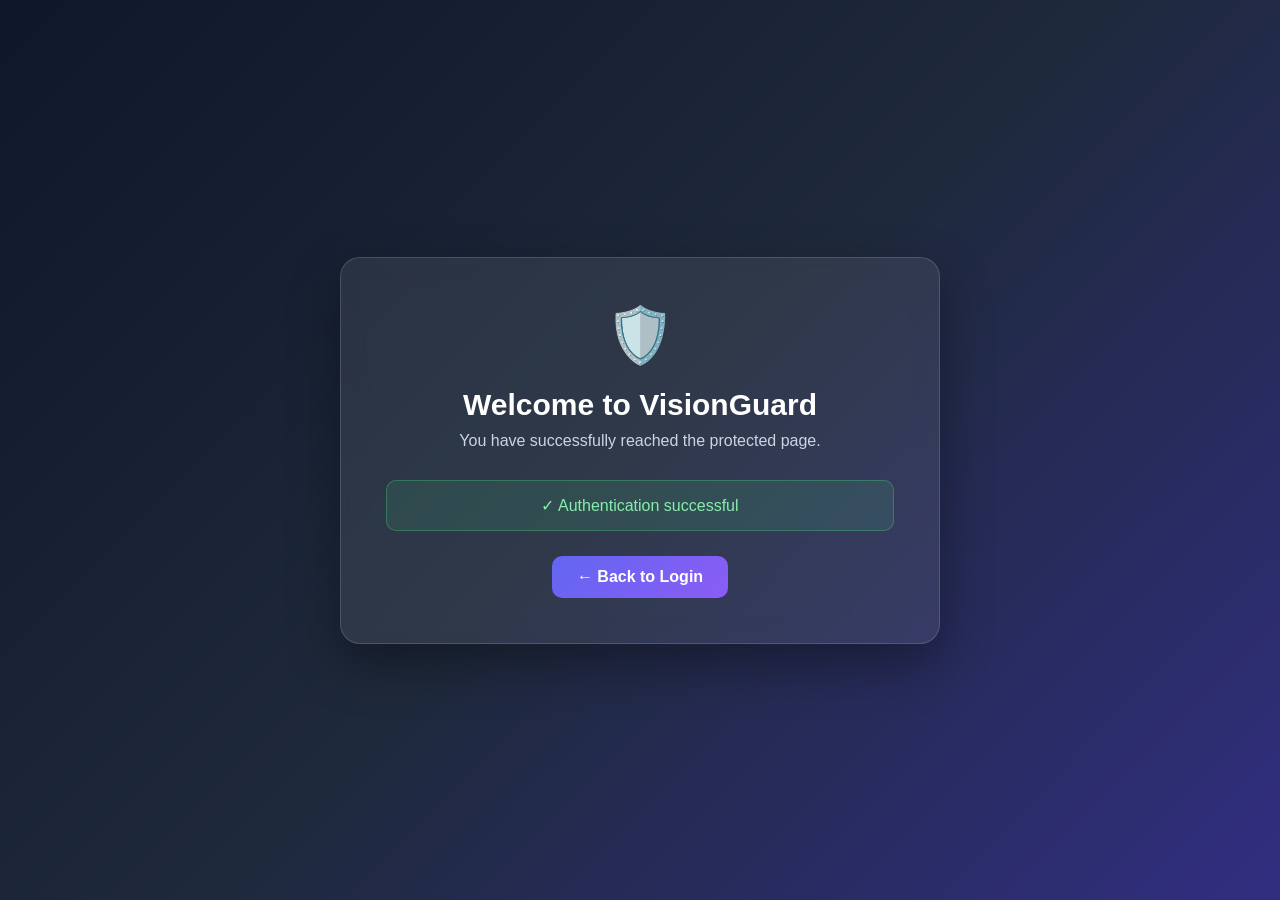
<file: dashboard1.html>
<!DOCTYPE html>
<html>
<head>
    <title>VisionGuard Dashboard</title>

    <style>
        * {
            box-sizing: border-box;
            margin: 0;
            padding: 0;
            font-family: Arial, sans-serif;
        }

        body {
            min-height: 100vh;
            display: flex;
            justify-content: center;
            align-items: center;

            background: linear-gradient(135deg, #0f172a, #1e293b, #312e81);
            color: white;
        }

        .dashboard {
            width: 600px;
            padding: 45px;
            text-align: center;

            background: rgba(255, 255, 255, 0.08);
            border: 1px solid rgba(255, 255, 255, 0.15);
            border-radius: 20px;

            backdrop-filter: blur(12px);
            box-shadow: 0 20px 50px rgba(0, 0, 0, 0.35);
        }

        .icon {
            font-size: 55px;
            margin-bottom: 20px;
        }

        h1 {
            font-size: 30px;
            margin-bottom: 10px;
        }

        p {
            color: #cbd5e1;
            margin-bottom: 30px;
        }

        .success {
            padding: 15px;
            border-radius: 10px;

            background: rgba(74, 222, 128, 0.12);
            border: 1px solid rgba(74, 222, 128, 0.3);

            color: #86efac;
            margin-bottom: 25px;
        }

        .back {
            display: inline-block;
            padding: 12px 25px;

            border-radius: 10px;
            text-decoration: none;

            background: linear-gradient(135deg, #6366f1, #8b5cf6);
            color: white;
            font-weight: bold;
        }

        .back:hover {
            box-shadow: 0 8px 20px rgba(99, 102, 241, 0.4);
        }
    </style>
</head>

<body>

    <div class="dashboard">

        <div class="icon">🛡️</div>

        <h1>Welcome to VisionGuard</h1>

        <p>
            You have successfully reached the protected page.
        </p>

        <div class="success">
            ✓ Authentication successful
        </div>

        <a href="test.html" class="back">
            ← Back to Login
        </a>

    </div>

</body>
</html>
</file>
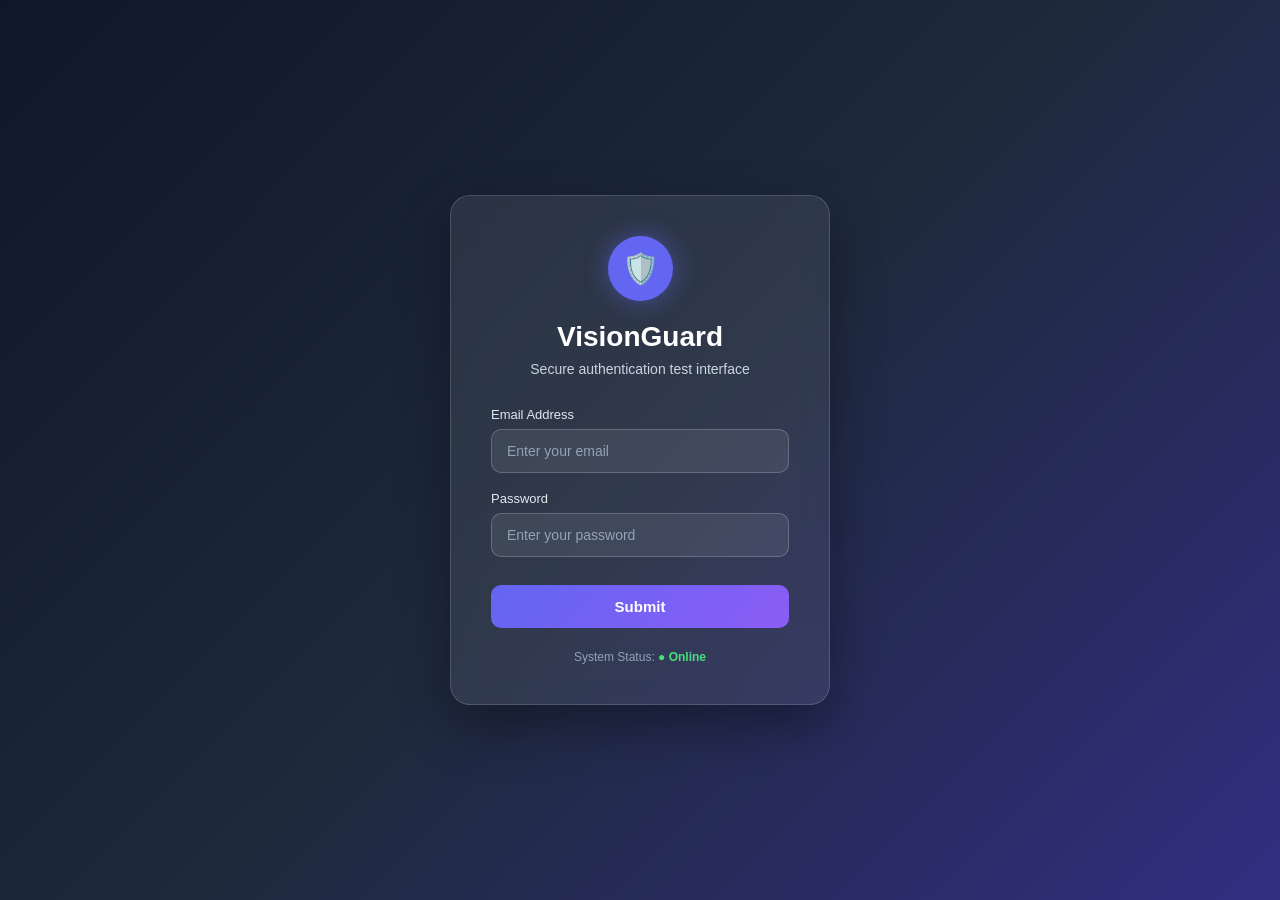
<file: test.html>
<!DOCTYPE html>
<html>
<head>
    <title>VisionGuard Test</title>

    <style>
        * {
            box-sizing: border-box;
            margin: 0;
            padding: 0;
            font-family: Arial, sans-serif;
        }

        body {
            min-height: 100vh;
            display: flex;
            justify-content: center;
            align-items: center;
            background: linear-gradient(135deg, #0f172a, #1e293b, #312e81);
            color: white;
        }

        .container {
            width: 380px;
            padding: 40px;

            background: rgba(255, 255, 255, 0.08);
            border: 1px solid rgba(255, 255, 255, 0.15);
            border-radius: 20px;

            backdrop-filter: blur(12px);
            box-shadow: 0 20px 50px rgba(0, 0, 0, 0.35);

            text-align: center;
        }

        .logo {
            width: 65px;
            height: 65px;
            margin: 0 auto 20px;

            display: flex;
            justify-content: center;
            align-items: center;

            background: #6366f1;
            border-radius: 50%;
            font-size: 30px;

            box-shadow: 0 0 25px rgba(99, 102, 241, 0.5);
        }

        h1 {
            font-size: 28px;
            margin-bottom: 8px;
        }

        .subtitle {
            color: #cbd5e1;
            font-size: 14px;
            margin-bottom: 30px;
        }

        .input-group {
            text-align: left;
            margin-bottom: 18px;
        }

        label {
            display: block;
            margin-bottom: 7px;
            font-size: 13px;
            color: #e2e8f0;
        }

        input {
            width: 100%;
            padding: 13px 15px;

            border: 1px solid rgba(255, 255, 255, 0.2);
            border-radius: 10px;

            background: rgba(255, 255, 255, 0.08);
            color: white;
            outline: none;

            font-size: 14px;
        }

        input::placeholder {
            color: #94a3b8;
        }

        input:focus {
            border-color: #818cf8;
            box-shadow: 0 0 0 3px rgba(99, 102, 241, 0.2);
        }

        button {
            width: 100%;
            padding: 13px;
            margin-top: 10px;

            border: none;
            border-radius: 10px;

            background: linear-gradient(135deg, #6366f1, #8b5cf6);
            color: white;

            font-size: 15px;
            font-weight: bold;
            cursor: pointer;

            transition: 0.2s;
        }

        button:hover {
            transform: translateY(-2px);
            box-shadow: 0 8px 20px rgba(99, 102, 241, 0.4);
        }

        .status {
            margin-top: 22px;
            font-size: 12px;
            color: #94a3b8;
        }

        .status span {
            color: #4ade80;
            font-weight: bold;
        }
    </style>
</head>

<body>

    <div class="container">

        <div class="logo">🛡️</div>

        <h1>VisionGuard</h1>

        <p class="subtitle">
            Secure authentication test interface
        </p>

        <div class="input-group">
            <label>Email Address</label>
            <input type="email" placeholder="Enter your email">
        </div>

        <div class="input-group">
            <label>Password</label>
            <input type="password" placeholder="Enter your password">
        </div>

        <button id="submit-btn" onclick="goToDashboard()">
            Submit
        </button>

        <div class="status">
            System Status: <span>● Online</span>
        </div>

    </div>

    <script>
        function goToDashboard() {
            window.location.href = "dashboard1.html";
        }
    </script>

</body>
</html>
</file>
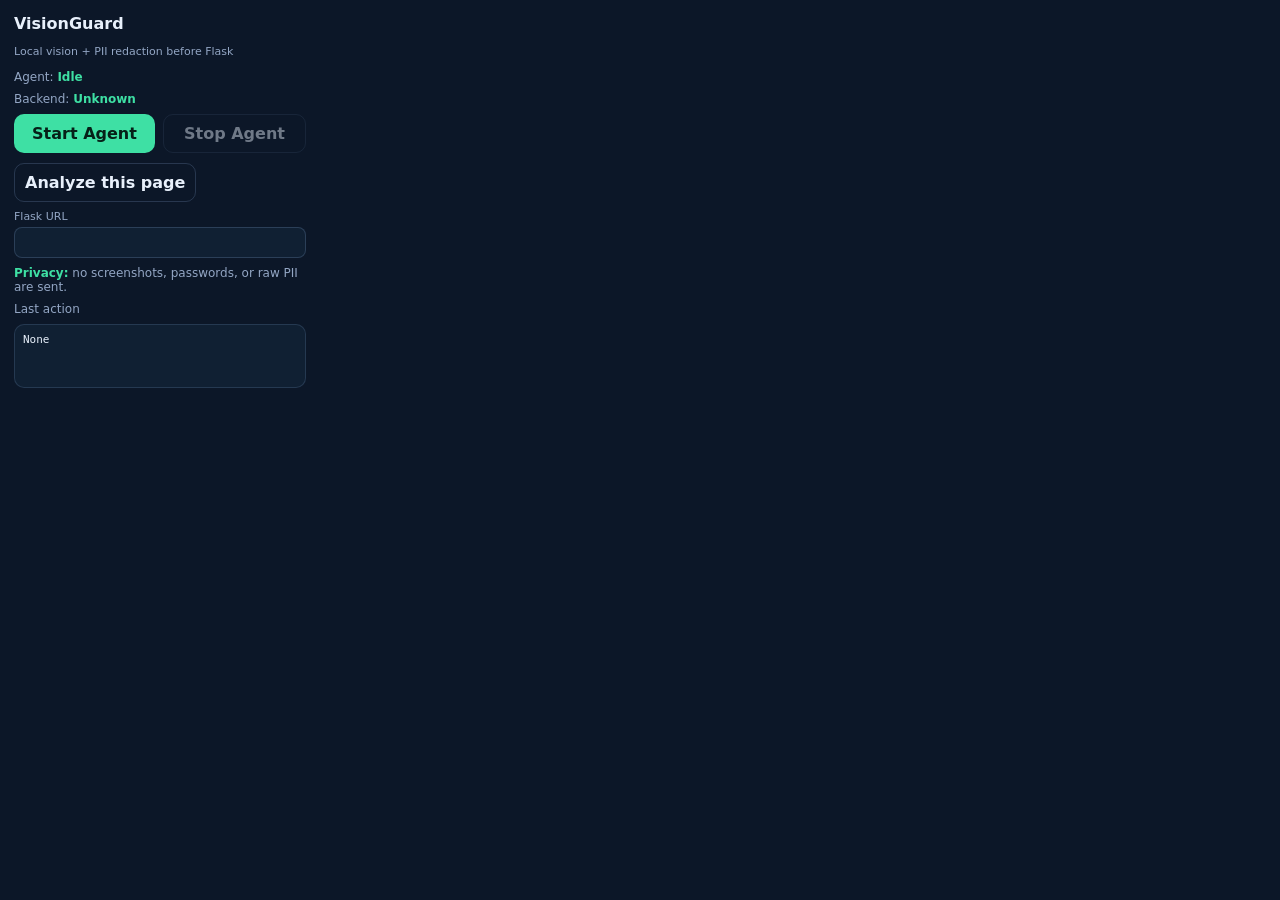
<file: extension/popup.html>
<!DOCTYPE html>
<html lang="en">
<head>
    <meta charset="UTF-8">
    <title>VisionGuard</title>
    <link rel="stylesheet" href="style.css">
</head>
<body>
    <div class="wrap">
        <div class="brand">
            <h1>VisionGuard</h1>
        </div>
        <p class="sub">Local vision + PII redaction before Flask</p>
        <p class="status">Agent: <strong id="agent-status">Idle</strong></p>
        <p class="status">Backend: <strong id="backend-status">Unknown</strong></p>
        <div class="row">
            <button type="button" class="btn primary" id="btn-start">Start Agent</button>
            <button type="button" class="btn ghost" id="btn-stop" disabled>Stop Agent</button>
        </div>
        <button type="button" class="btn ghost" id="btn-analyze">Analyze this page</button>
        <label for="backend-url">Flask URL</label>
        <input type="text" id="backend-url" spellcheck="false">
        <p class="privacy"><strong>Privacy:</strong> no screenshots, passwords, or raw PII are sent.</p>
        <p class="status">Last action</p>
        <pre class="action" id="last-action">None</pre>
    </div>
    <script src="popup.js"></script>
</body>
</html>
</file>
<file: extension/style.css>
* {
    box-sizing: border-box;
    margin: 0;
    padding: 0;
}

body {
    width: 320px;
    font-family: "Segoe UI", system-ui, sans-serif;
    background: #0c1728;
    color: #e8f0fb;
}

.wrap {
    padding: 14px;
}

.brand {
    display: flex;
    justify-content: space-between;
    align-items: center;
    margin-bottom: 12px;
}

h1 {
    font-size: 16px;
}

.sub {
    color: #93a6c4;
    font-size: 11px;
    margin-bottom: 12px;
}

.row {
    display: flex;
    gap: 8px;
    margin-bottom: 10px;
}

.btn {
    flex: 1;
    border: 0;
    border-radius: 10px;
    padding: 9px 10px;
    font: inherit;
    font-weight: 650;
    cursor: pointer;
}

.btn:disabled {
    opacity: 0.45;
    cursor: not-allowed;
}

.primary {
    background: #3ee0a4;
    color: #062018;
}

.ghost {
    background: transparent;
    color: #e8f0fb;
    border: 1px solid rgba(148, 187, 233, 0.2);
}

.status,
.privacy {
    font-size: 12px;
    color: #93a6c4;
    margin-bottom: 8px;
}

.status strong,
.privacy strong {
    color: #3ee0a4;
}

.action {
    background: #102033;
    border: 1px solid rgba(148, 187, 233, 0.16);
    border-radius: 10px;
    padding: 8px;
    font-size: 11px;
    white-space: pre-wrap;
    min-height: 64px;
}

label {
    display: block;
    font-size: 11px;
    color: #93a6c4;
    margin: 8px 0 4px;
}

input[type="text"] {
    width: 100%;
    border-radius: 8px;
    border: 1px solid rgba(148, 187, 233, 0.2);
    background: #102033;
    color: #e8f0fb;
    padding: 7px 8px;
    margin-bottom: 8px;
}
</file>
